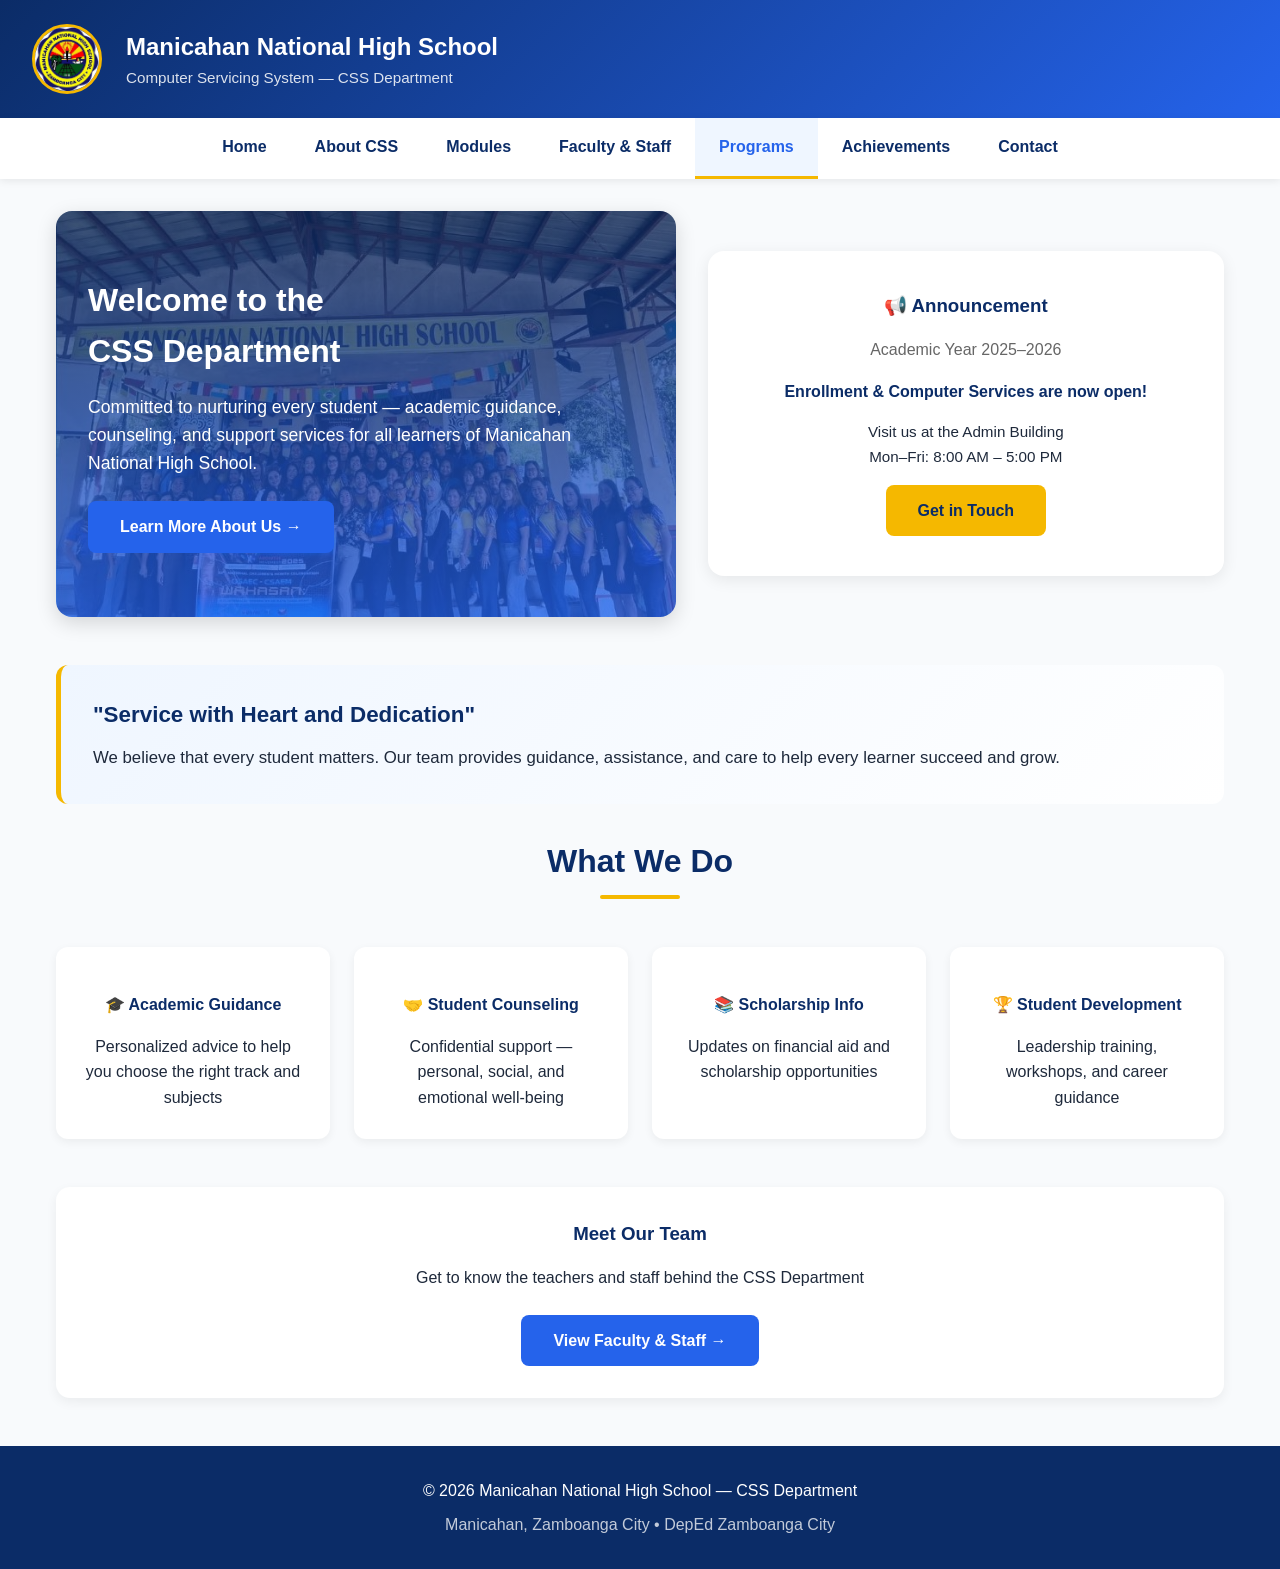
<file: index.html>
<!DOCTYPE html>
<html lang="en">
<head>
    <meta charset="UTF-8">
    <meta name="viewport" content="width=device-width, initial-scale=1.0">
    <title>CSS Department — Manicahan National High School</title>
    <link rel="stylesheet" href="style.css">
    <style>
        .hero {
            display: grid;
            grid-template-columns: 1.2fr 1fr;
            gap: 2rem;
            align-items: center;
            margin: 2rem 0 3rem;
        }
        .hero-banner {
            background: linear-gradient(rgba(11, 44, 103, 0.75), rgba(37, 99, 235, 0.75)), url('teachers.jpg') center/cover no-repeat;
            border-radius: 16px;
            padding: 4rem 2rem;
            color: white;
            box-shadow: 0 6px 20px rgba(0,0,0,0.15);
        }
        .hero-banner h2 { font-size: 2rem; margin-bottom: 1rem; }
        .hero-banner p { font-size: 1.1rem; max-width: 500px; }
        .hero-card {
            background: white;
            padding: 2.5rem;
            border-radius: 16px;
            box-shadow: 0 4px 16px rgba(0,0,0,0.08);
            text-align: center;
        }
        .hero-card h3 { color: var(--navy); margin-bottom: 1rem; }
        .features {
            display: grid;
            grid-template-columns: repeat(auto-fit, minmax(220px, 1fr));
            gap: 1.5rem;
            margin: 3rem 0;
        }
        .feat-box {
            background: white;
            padding: 1.8rem;
            border-radius: 12px;
            box-shadow: 0 3px 10px rgba(0,0,0,0.06);
            text-align: center;
            transition: transform 0.3s;
        }
        .feat-box:hover { transform: translateY(-5px); }
        .feat-box h4 { color: var(--navy); margin: 1rem 0; }
        .motto {
            background: linear-gradient(135deg, var(--light), #fff);
            border-left: 5px solid var(--gold);
            padding: 2rem;
            border-radius: 12px;
            margin: 2rem 0;
        }
        @media (max-width: 768px) {
            .hero { grid-template-columns: 1fr; }
        }
    </style>
</head>
<body>

<!-- HEADER -->
<header>
    <img src="logo.jpg" alt="School Logo" class="logo">
    <div class="brand">
        <h1>Manicahan National High School</h1>
        <p>Computer Servicing System — CSS Department</p>
    </div>
</header>

<!-- NAVIGATION -->
<nav>
    <ul>
 <li><a href="index.html">Home</a></li>
    <li><a href="about.html">About CSS</a></li>
    <li><a href="modules.html">Modules</a></li>   <!-- ✅ ADD THIS LINE -->
    <li><a href="faculty.html">Faculty & Staff</a></li>
    <li><a href="programs.html" class="active">Programs</a></li>
    <li><a href="achievements.html">Achievements</a></li>
    <li><a href="contact.html">Contact</a></li>
    </ul>
</nav>

<div class="container">
    <!-- HERO SECTION -->
    <div class="hero">
        <div class="hero-banner">
            <h2>Welcome to the <br>CSS Department</h2>
            <p>Committed to nurturing every student — academic guidance, counseling, and support services for all learners of Manicahan National High School.</p>
            <a href="about.html" class="btn" style="margin-top: 1.5rem;">Learn More About Us →</a>
        </div>
        <div class="hero-card">
            <h3>📢 Announcement</h3>
            <p style="color: #666; margin-bottom: 1rem;">Academic Year 2025–2026</p>
            <p style="font-weight: 600; color: var(--navy);">Enrollment & Computer Services are now open!</p>
            <p style="margin: 1rem 0; font-size: 0.95rem;">Visit us at the Admin Building<br>Mon–Fri: 8:00 AM – 5:00 PM</p>
            <a href="contact.html" class="btn btn-gold">Get in Touch</a>
        </div>
    </div>

    <!-- MOTTO -->
    <div class="motto">
        <h3 style="color: var(--navy); font-size: 1.4rem;">"Service with Heart and Dedication"</h3>
        <p style="margin-top: 0.8rem; font-size: 1.05rem;">We believe that every student matters. Our team provides guidance, assistance, and care to help every learner succeed and grow.</p>
    </div>

    <!-- FEATURES -->
    <h2 class="page-title">What We Do</h2>
    <div class="features">
        <div class="feat-box">
            <h4>🎓 Academic Guidance</h4>
            <p>Personalized advice to help you choose the right track and subjects</p>
        </div>
        <div class="feat-box">
            <h4>🤝 Student Counseling</h4>
            <p>Confidential support — personal, social, and emotional well-being</p>
        </div>
        <div class="feat-box">
            <h4>📚 Scholarship Info</h4>
            <p>Updates on financial aid and scholarship opportunities</p>
        </div>
        <div class="feat-box">
            <h4>🏆 Student Development</h4>
            <p>Leadership training, workshops, and career guidance</p>
        </div>
    </div>

    <!-- QUICK LINKS -->
    <div class="card" style="text-align: center; margin-top: 3rem;">
        <h3 style="color: var(--navy); margin-bottom: 1rem;">Meet Our Team</h3>
        <p style="margin-bottom: 1.5rem;">Get to know the teachers and staff behind the CSS Department</p>
        <a href="faculty.html" class="btn">View Faculty & Staff →</a>
    </div>
</div>

<footer>
    <p>© 2026 Manicahan National High School — CSS Department</p>
    <p style="margin-top: 0.5rem; opacity: 0.75;">Manicahan, Zamboanga City • DepEd Zamboanga City</p>
</footer>

</body>
</html>
</file>
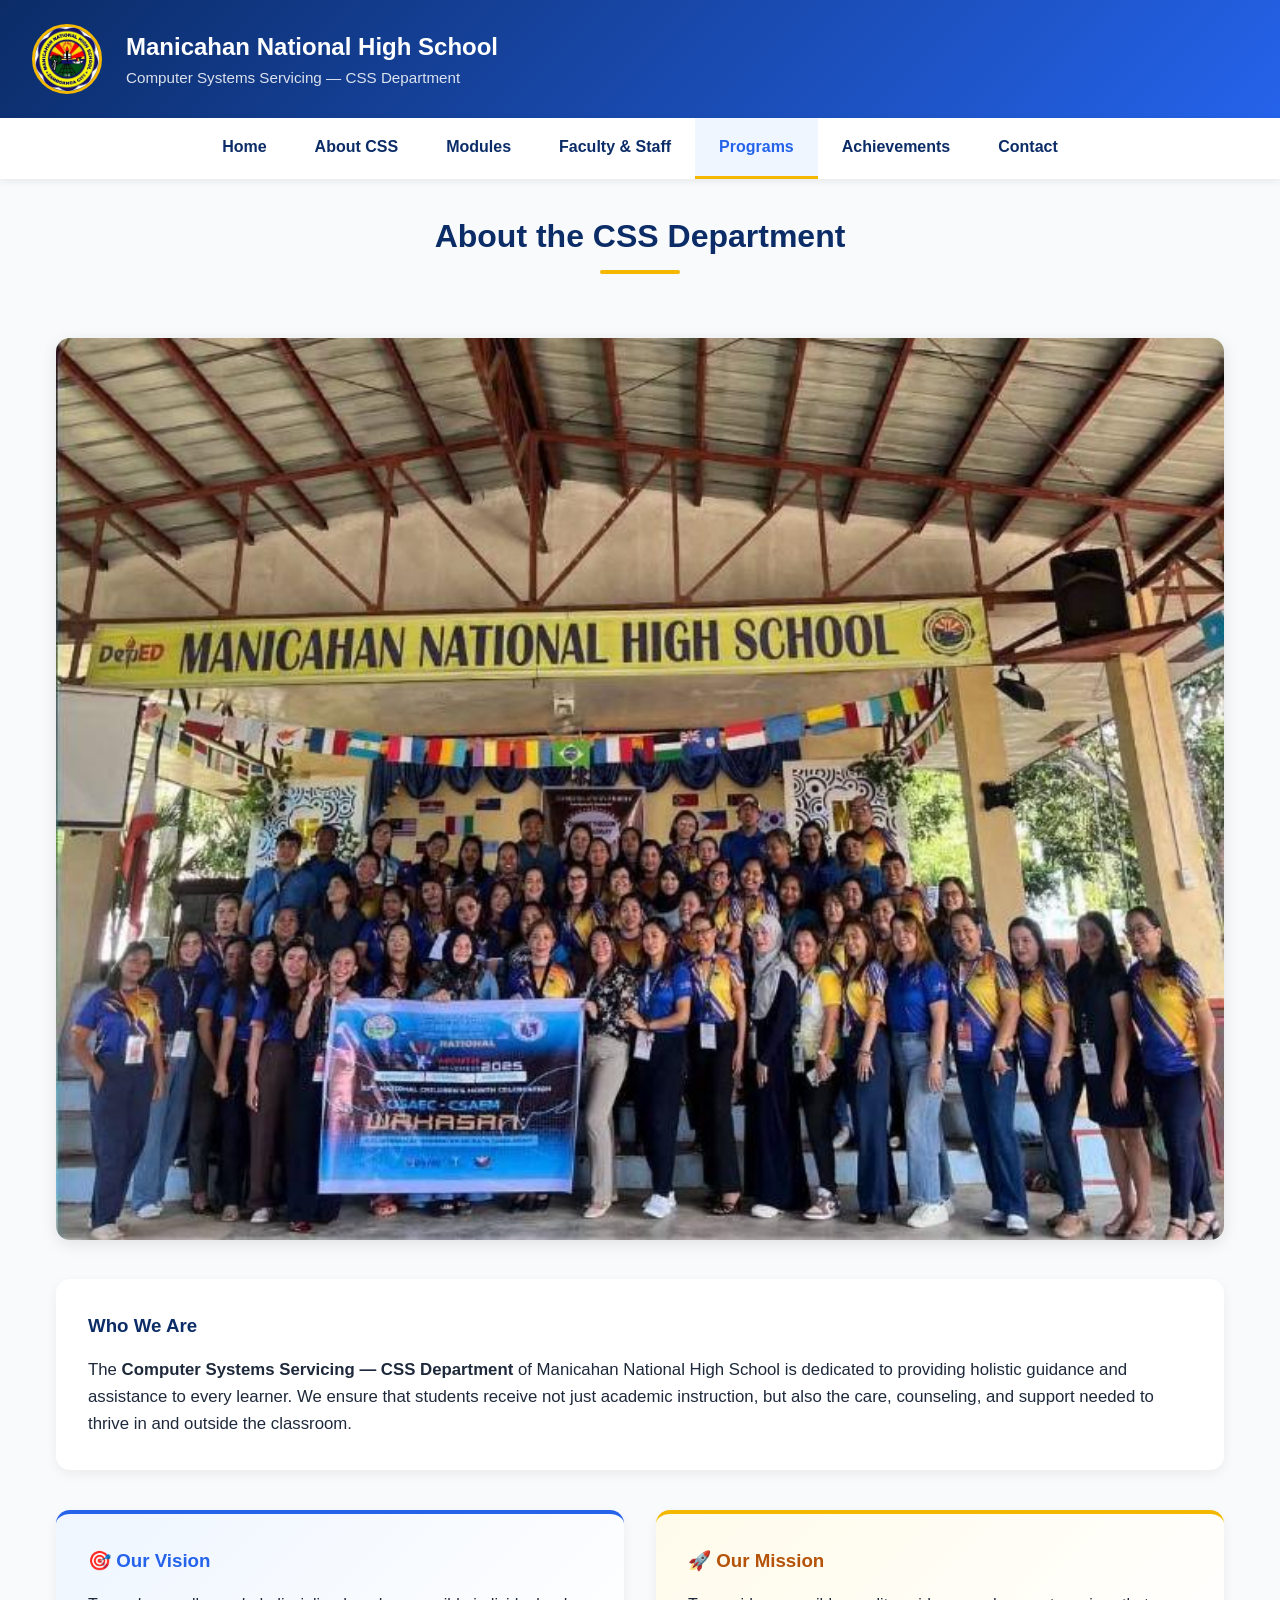
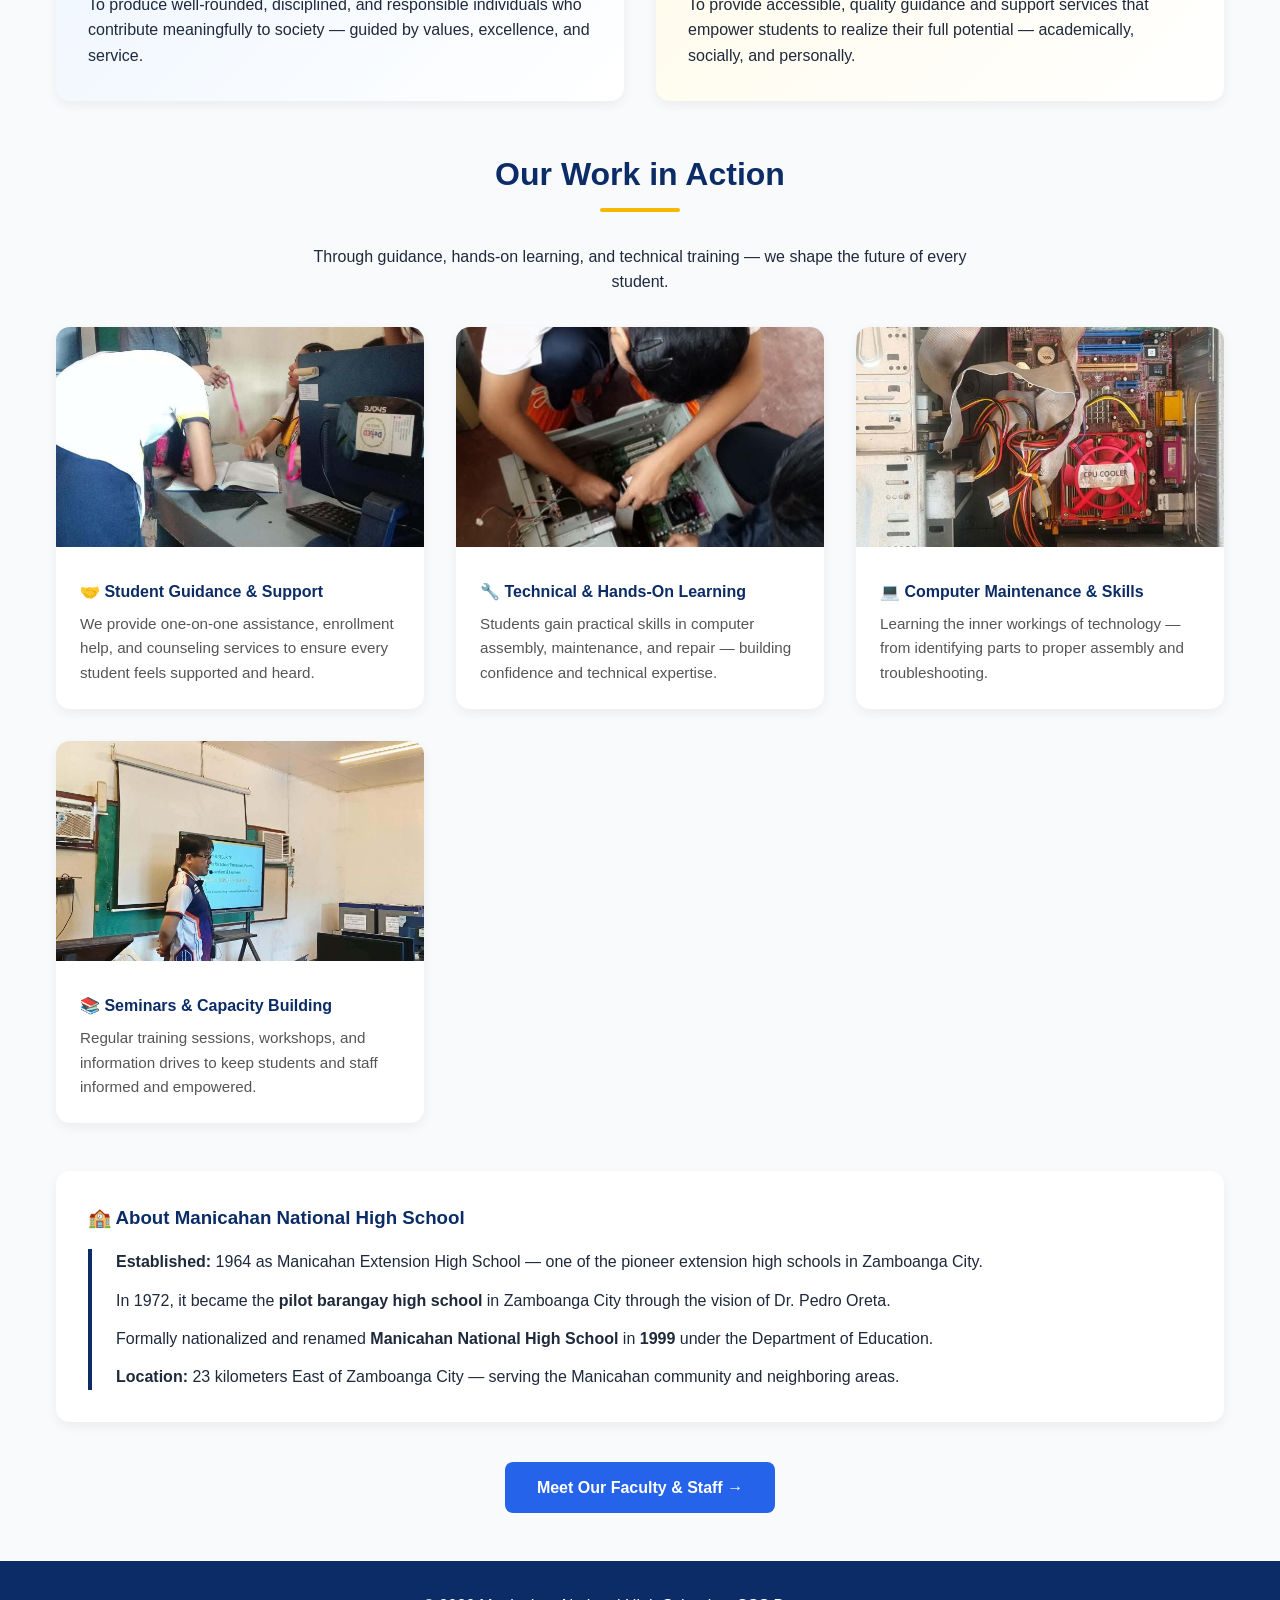
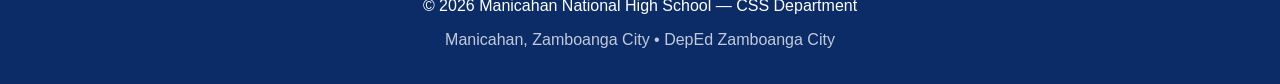
<file: about.html>
<!DOCTYPE html>
<html lang="en">
<head>
    <meta charset="UTF-8">
    <meta name="viewport" content="width=device-width, initial-scale=1.0">
    <title>About CSS — Manicahan National High School</title>
    <link rel="stylesheet" href="style.css">
    <style>
        .section-block { margin-bottom: 2.5rem; }
        .vision-mission {
            display: grid;
            grid-template-columns: repeat(auto-fit, minmax(300px, 1fr));
            gap: 2rem;
        }
        .vm-card {
            padding: 2rem;
            border-radius: 14px;
            box-shadow: 0 4px 12px rgba(0,0,0,0.06);
        }
        .vision { background: linear-gradient(135deg, #EFF6FF, #FFFFFF); border-top: 4px solid var(--sky); }
        .mission { background: linear-gradient(135deg, #FFFBEB, #FFFFFF); border-top: 4px solid var(--gold); }
        .history { border-left: 4px solid var(--navy); padding-left: 1.5rem; }

        /* New: Photo Gallery Section */
        .photo-section { margin: 3rem 0; }
        .photo-grid {
            display: grid;
            grid-template-columns: repeat(auto-fit, minmax(320px, 1fr));
            gap: 2rem;
        }
        .photo-card {
            background: white;
            border-radius: 14px;
            box-shadow: 0 4px 12px rgba(0,0,0,0.06);
            overflow: hidden;
            transition: transform 0.3s;
        }
        .photo-card:hover { transform: translateY(-5px); }
        .photo-card img {
            width: 100%;
            height: 220px;
            object-fit: cover;
        }
        .photo-text { padding: 1.5rem; }
        .photo-text h4 { color: var(--navy); margin-bottom: 0.5rem; }
        .photo-text p { color: #555; font-size: 0.95rem; }

        .feature-photo {
            width: 100%;
            border-radius: 14px;
            box-shadow: 0 4px 16px rgba(0,0,0,0.1);
            margin: 2rem 0;
        }
    </style>
</head>
<body>

<header>
    <img src="logo.jpg" alt="School Logo" class="logo">
    <div class="brand">
        <h1>Manicahan National High School</h1>
        <p>Computer Systems Servicing — CSS Department</p>
    </div>
</header>

<nav>
    <ul>
      <li><a href="index.html">Home</a></li>
    <li><a href="about.html">About CSS</a></li>
    <li><a href="modules.html">Modules</a></li>   <!-- ✅ ADD THIS LINE -->
    <li><a href="faculty.html">Faculty & Staff</a></li>
    <li><a href="programs.html" class="active">Programs</a></li>
    <li><a href="achievements.html">Achievements</a></li>
    <li><a href="contact.html">Contact</a></li>
    	</ul>
</nav>

<div class="container">
    <h2 class="page-title">About the CSS Department</h2>

    <!-- FEATURE IMAGE: Whole Faculty -->
    <img src="teachers.jpg" alt="CSS Faculty and Staff" class="feature-photo">

    <div class="card section-block">
        <h3 style="color: var(--navy); margin-bottom: 1rem;">Who We Are</h3>
        <p style="font-size: 1.05rem;">The <strong>Computer Systems Servicing — CSS Department</strong> of Manicahan National High School is dedicated to providing holistic guidance and assistance to every learner. We ensure that students receive not just academic instruction, but also the care, counseling, and support needed to thrive in and outside the classroom.</p>
    </div>

    <div class="vision-mission">
        <div class="vm-card vision">
            <h3 style="color: var(--sky); margin-bottom: 1rem;">🎯 Our Vision</h3>
            <p>To produce well-rounded, disciplined, and responsible individuals who contribute meaningfully to society — guided by values, excellence, and service.</p>
        </div>
        <div class="vm-card mission">
            <h3 style="color: #B45309; margin-bottom: 1rem;">🚀 Our Mission</h3>
            <p>To provide accessible, quality guidance and support services that empower students to realize their full potential — academically, socially, and personally.</p>
        </div>
    </div>

    <!-- 📸 PHOTO GALLERY SECTION -->
    <div class="photo-section">
        <h2 class="page-title">Our Work in Action</h2>
        <p style="text-align: center; max-width: 700px; margin: 0 auto 2rem;">Through guidance, hands-on learning, and technical training — we shape the future of every student.</p>

        <div class="photo-grid">
            <!-- Photo 1: Counseling & Assistance -->
            <div class="photo-card">
                <img src="css-counseling.jpg" alt="Student Guidance and Assistance">
                <div class="photo-text">
                    <h4>🤝 Student Guidance & Support</h4>
                    <p>We provide one-on-one assistance, enrollment help, and counseling services to ensure every student feels supported and heard.</p>
                </div>
            </div>

            <!-- Photo 2: Hands-On Hardware Training -->
            <div class="photo-card">
                <img src="css-hardware.jpg" alt="Students Assembling Computer">
                <div class="photo-text">
                    <h4>🔧 Technical & Hands-On Learning</h4>
                    <p>Students gain practical skills in computer assembly, maintenance, and repair — building confidence and technical expertise.</p>
                </div>
            </div>

            <!-- Photo 3: Computer Maintenance -->
            <div class="photo-card">
                <img src="css-inside.jpg" alt="Computer Hardware Components">
                <div class="photo-text">
                    <h4>💻 Computer Maintenance & Skills</h4>
                    <p>Learning the inner workings of technology — from identifying parts to proper assembly and troubleshooting.</p>
                </div>
            </div>

            <!-- Photo 4: Instruction & Training -->
            <div class="photo-card">
                <img src="css-teaching.jpg" alt="Teacher Conducting Seminar">
                <div class="photo-text">
                    <h4>📚 Seminars & Capacity Building</h4>
                    <p>Regular training sessions, workshops, and information drives to keep students and staff informed and empowered.</p>
                </div>
            </div>
        </div>
    </div>

    <!-- SCHOOL HISTORY -->
    <div class="card section-block" style="margin-top: 2.5rem;">
        <h3 style="color: var(--navy); margin-bottom: 1rem;">🏫 About Manicahan National High School</h3>
        <div class="history">
            <p><strong>Established:</strong> 1964 as Manicahan Extension High School — one of the pioneer extension high schools in Zamboanga City.</p>
            <p style="margin: 0.8rem 0;">In 1972, it became the <strong>pilot barangay high school</strong> in Zamboanga City through the vision of Dr. Pedro Oreta.</p>
            <p style="margin: 0.8rem 0;">Formally nationalized and renamed <strong>Manicahan National High School</strong> in <strong>1999</strong> under the Department of Education.</p>
            <p style="margin-top: 0.8rem;"><strong>Location:</strong> 23 kilometers East of Zamboanga City — serving the Manicahan community and neighboring areas.</p>
        </div>
    </div>

    <div style="text-align: center; margin-top: 2rem;">
        <a href="faculty.html" class="btn">Meet Our Faculty & Staff →</a>
    </div>
</div>

<footer>
    <p>© 2026 Manicahan National High School — CSS Department</p>
    <p style="margin-top: 0.5rem; opacity: 0.75;">Manicahan, Zamboanga City • DepEd Zamboanga City</p>
</footer>

</body>
</html>
</file>
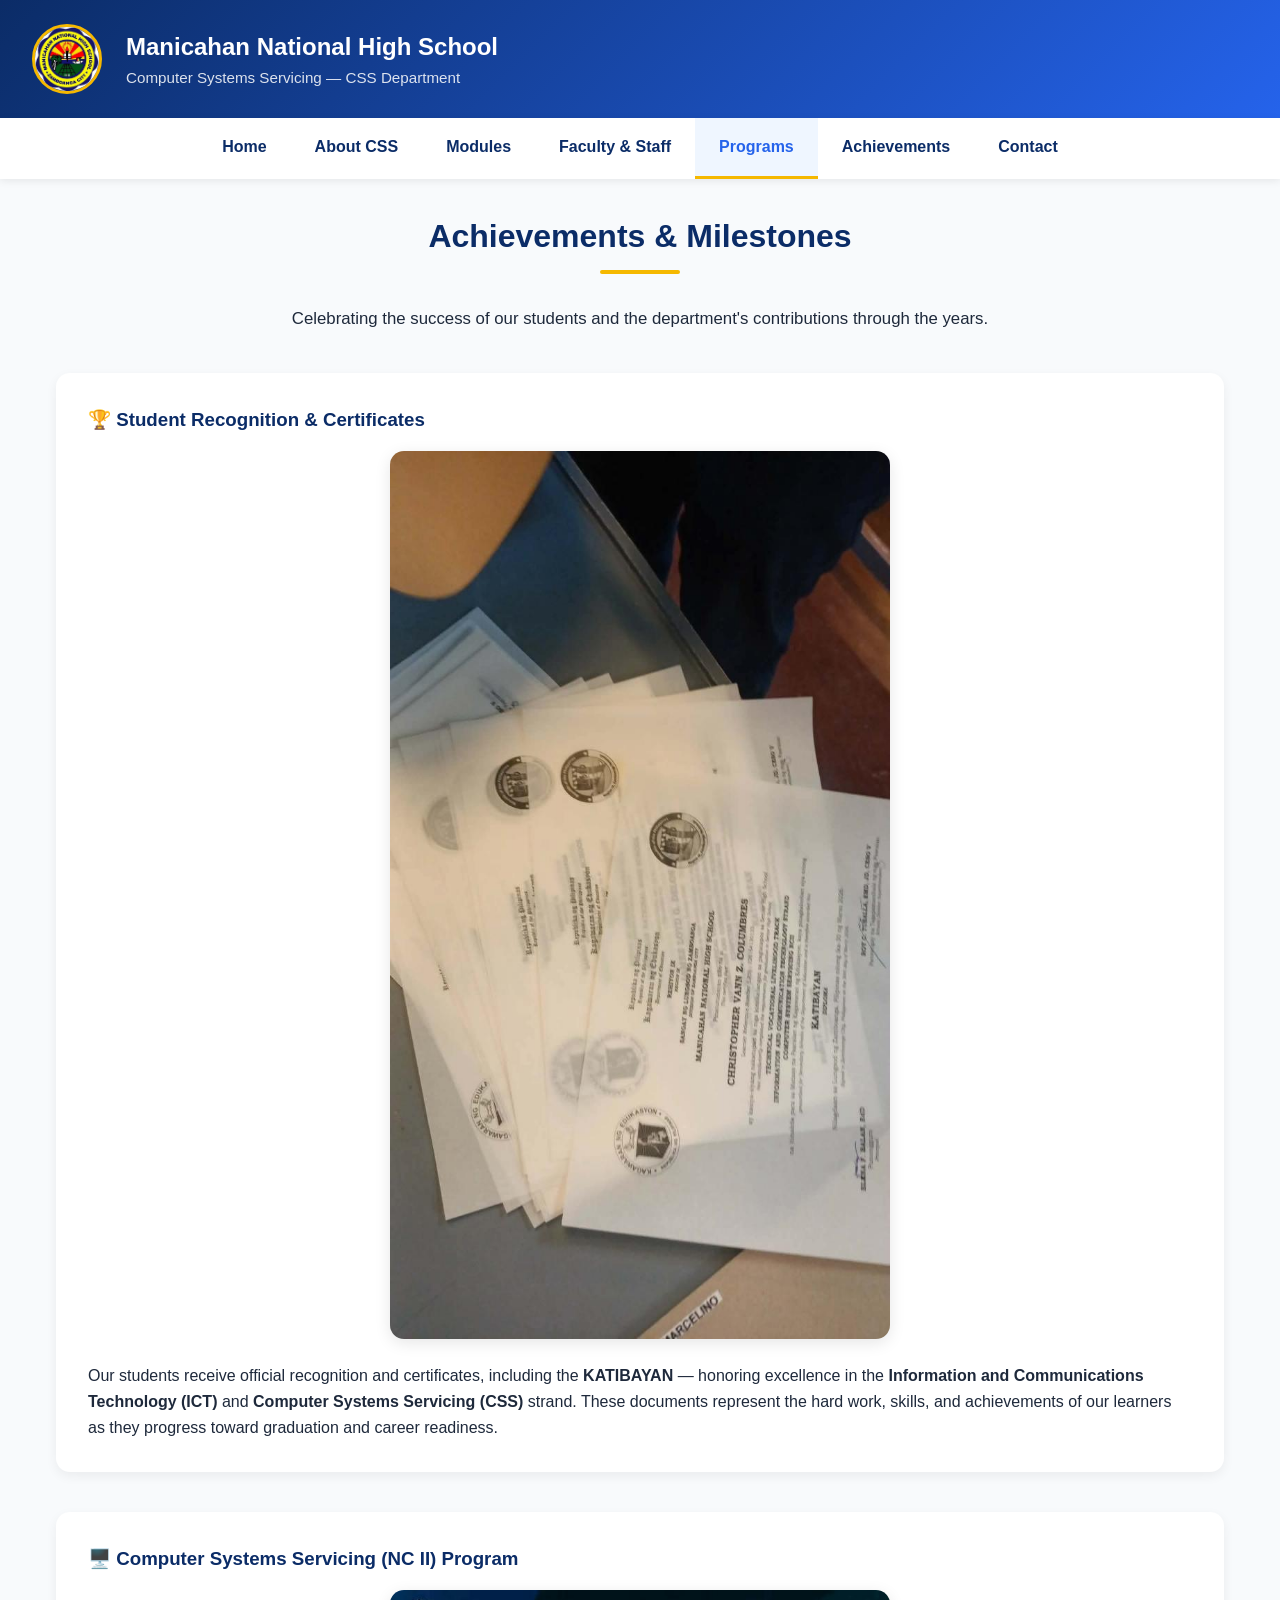
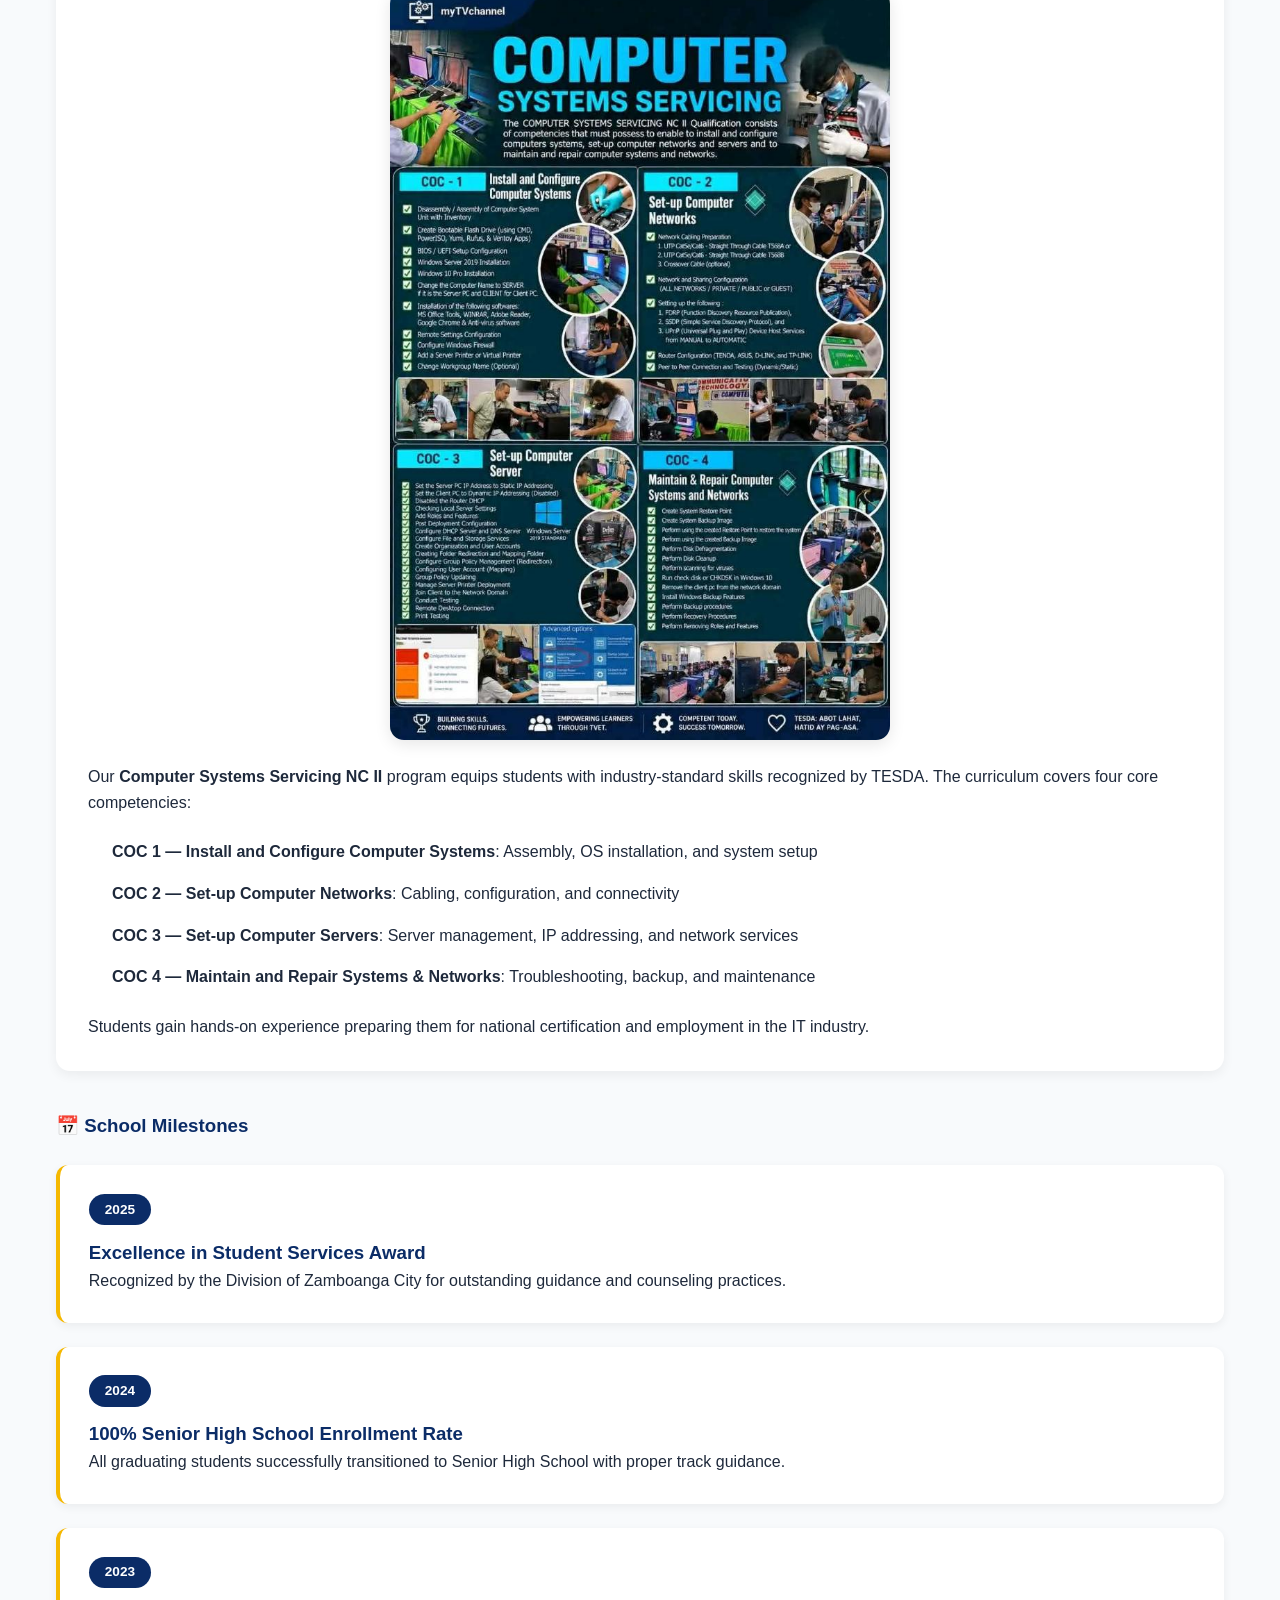
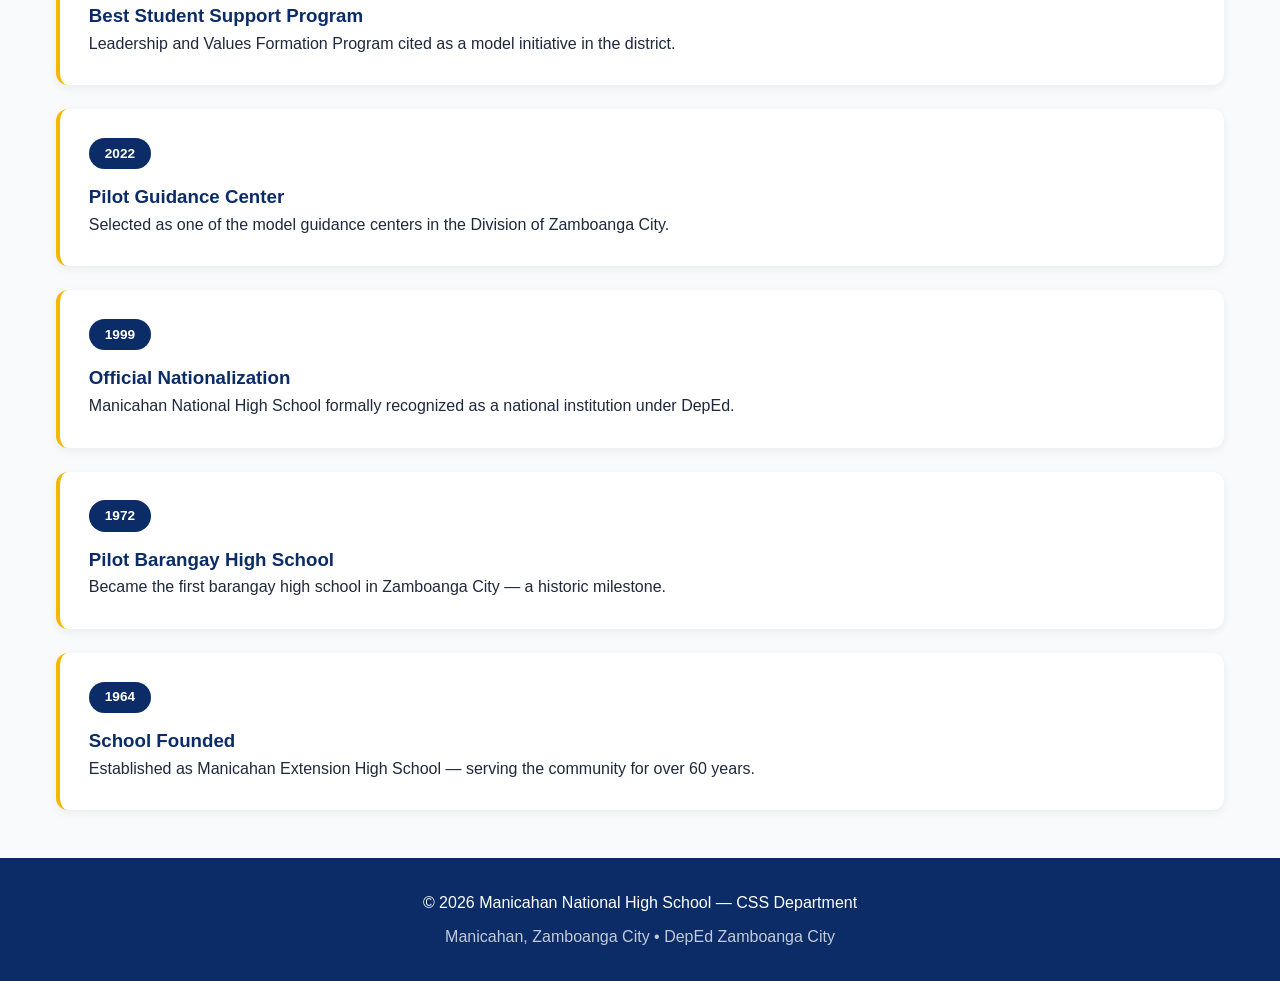
<file: achievements.html>
<!DOCTYPE html>
<html lang="en">
<head>
    <meta charset="UTF-8">
    <meta name="viewport" content="width=device-width, initial-scale=1.0">
    <title>Achievements — CSS Department</title>
    <link rel="stylesheet" href="style.css">
    <style>
        .achievement-list {
            display: flex;
            flex-direction: column;
            gap: 1.5rem;
        }
        .achievement-item {
            background: white;
            padding: 1.8rem;
            border-radius: 12px;
            box-shadow: 0 3px 10px rgba(0,0,0,0.06);
            border-left: 4px solid var(--gold);
        }
        .year-tag {
            display: inline-block;
            background: var(--navy);
            color: white;
            padding: 0.3rem 1rem;
            border-radius: 20px;
            font-size: 0.85rem;
            font-weight: 600;
            margin-bottom: 0.8rem;
        }
        /* Resized images — same as About CSS page */
        .feature-img {
            width: 100%;
            max-width: 500px;
            height: auto;
            border-radius: 14px;
            box-shadow: 0 4px 16px rgba(0,0,0,0.1);
            margin: 1rem auto 1.5rem;
            display: block;
        }
        .photo-block {
            background: white;
            padding: 2rem;
            border-radius: 14px;
            box-shadow: 0 4px 12px rgba(0,0,0,0.06);
            margin-bottom: 2.5rem;
            text-align: center;
        }
        .photo-block h3 { 
            color: var(--navy); 
            margin-bottom: 0.5rem; 
            text-align: left;
        }
        .photo-block p, .photo-block ul {
            text-align: left;
        }
    </style>
</head>
<body>

<header>
    <img src="logo.jpg" alt="School Logo" class="logo">
    <div class="brand">
        <h1>Manicahan National High School</h1>
        <p>Computer Systems Servicing — CSS Department</p>
    </div>
</header>

<nav>
    <ul>
        <li><a href="index.html">Home</a></li>
    <li><a href="about.html">About CSS</a></li>
    <li><a href="modules.html">Modules</a></li>   <!-- ✅ ADD THIS LINE -->
    <li><a href="faculty.html">Faculty & Staff</a></li>
    <li><a href="programs.html" class="active">Programs</a></li>
    <li><a href="achievements.html">Achievements</a></li>
    <li><a href="contact.html">Contact</a></li>
    	</ul>
</nav>

<div class="container">
    <h2 class="page-title">Achievements & Milestones</h2>

    <p style="text-align: center; max-width: 700px; margin: 0 auto 2.5rem; font-size: 1.05rem;">
        Celebrating the success of our students and the department's contributions through the years.
    </p>

    <!-- 📜 CERTIFICATES & RECOGNITION -->
    <div class="photo-block">
        <h3>🏆 Student Recognition & Certificates</h3>
        <img src="css-certificates.jpg" alt="KATIBAYAN Certificates and Recognition" class="feature-img">
        <p>Our students receive official recognition and certificates, including the <strong>KATIBAYAN</strong> — honoring excellence in the <strong>Information and Communications Technology (ICT)</strong> and <strong>Computer Systems Servicing (CSS)</strong> strand. These documents represent the hard work, skills, and achievements of our learners as they progress toward graduation and career readiness.</p>
    </div>

    <!-- 🖥️ COMPUTER SYSTEMS SERVICING PROGRAM -->
    <div class="photo-block">
        <h3>🖥️ Computer Systems Servicing (NC II) Program</h3>
        <img src="css-css-poster.jpg" alt="Computer Systems Servicing NC II Curriculum" class="feature-img">
        <p>Our <strong>Computer Systems Servicing NC II</strong> program equips students with industry-standard skills recognized by TESDA. The curriculum covers four core competencies:</p>
        <ul style="margin: 1rem 0; padding-left: 1.5rem;">
            <li style="padding: 0.5rem 0;"><strong>COC 1 — Install and Configure Computer Systems</strong>: Assembly, OS installation, and system setup</li>
            <li style="padding: 0.5rem 0;"><strong>COC 2 — Set-up Computer Networks</strong>: Cabling, configuration, and connectivity</li>
            <li style="padding: 0.5rem 0;"><strong>COC 3 — Set-up Computer Servers</strong>: Server management, IP addressing, and network services</li>
            <li style="padding: 0.5rem 0;"><strong>COC 4 — Maintain and Repair Systems & Networks</strong>: Troubleshooting, backup, and maintenance</li>
        </ul>
        <p>Students gain hands-on experience preparing them for national certification and employment in the IT industry.</p>
    </div>

    <!-- TIMELINE / MILESTONES -->
    <h3 style="color: var(--navy); margin-bottom: 1.5rem;">📅 School Milestones</h3>
    <div class="achievement-list">
        <div class="achievement-item">
            <span class="year-tag">2025</span>
            <h3 style="color: var(--navy);">Excellence in Student Services Award</h3>
            <p>Recognized by the Division of Zamboanga City for outstanding guidance and counseling practices.</p>
        </div>

        <div class="achievement-item">
            <span class="year-tag">2024</span>
            <h3 style="color: var(--navy);">100% Senior High School Enrollment Rate</h3>
            <p>All graduating students successfully transitioned to Senior High School with proper track guidance.</p>
        </div>

        <div class="achievement-item">
            <span class="year-tag">2023</span>
            <h3 style="color: var(--navy);">Best Student Support Program</h3>
            <p>Leadership and Values Formation Program cited as a model initiative in the district.</p>
        </div>

        <div class="achievement-item">
            <span class="year-tag">2022</span>
            <h3 style="color: var(--navy);">Pilot Guidance Center</h3>
            <p>Selected as one of the model guidance centers in the Division of Zamboanga City.</p>
        </div>

        <div class="achievement-item">
            <span class="year-tag">1999</span>
            <h3 style="color: var(--navy);">Official Nationalization</h3>
            <p>Manicahan National High School formally recognized as a national institution under DepEd.</p>
        </div>

        <div class="achievement-item">
            <span class="year-tag">1972</span>
            <h3 style="color: var(--navy);">Pilot Barangay High School</h3>
            <p>Became the first barangay high school in Zamboanga City — a historic milestone.</p>
        </div>

        <div class="achievement-item">
            <span class="year-tag">1964</span>
            <h3 style="color: var(--navy);">School Founded</h3>
            <p>Established as Manicahan Extension High School — serving the community for over 60 years.</p>
        </div>
    </div>
</div>

<footer>
    <p>© 2026 Manicahan National High School — CSS Department</p>
    <p style="margin-top: 0.5rem; opacity: 0.75;">Manicahan, Zamboanga City • DepEd Zamboanga City</p>
</footer>

</body>
</html>
</file>
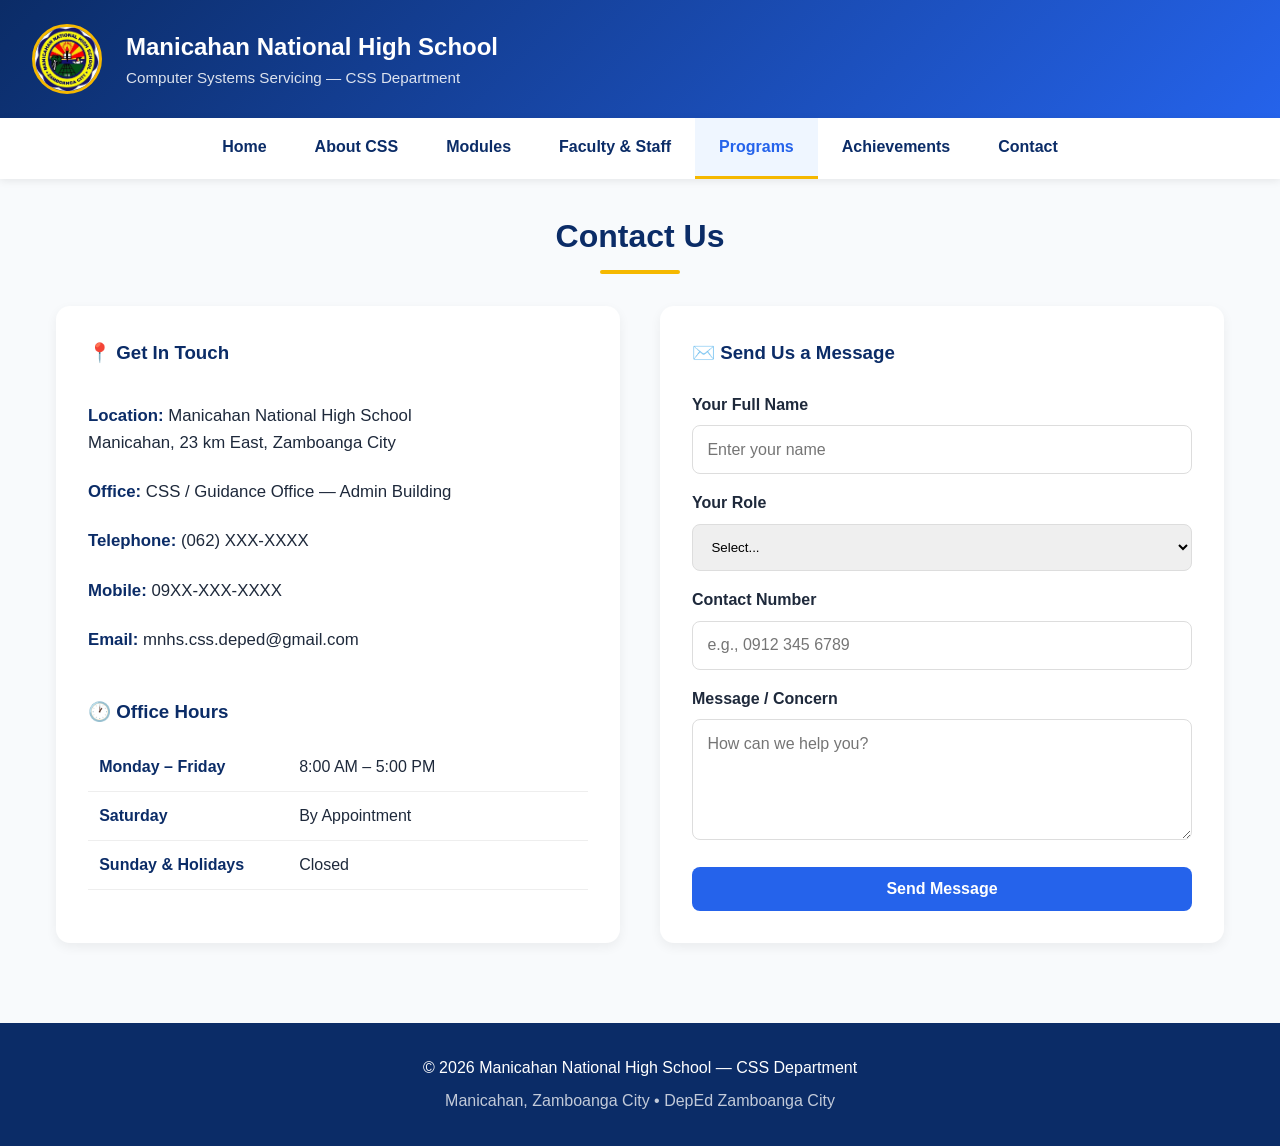
<file: contact.html>
<!DOCTYPE html>
<html lang="en">
<head>
    <meta charset="UTF-8">
    <meta name="viewport" content="width=device-width, initial-scale=1.0">
    <title>Contact — CSS Department</title>
    <link rel="stylesheet" href="style.css">
    <style>
        .contact-grid {
            display: grid;
            grid-template-columns: repeat(auto-fit, minmax(300px, 1fr));
            gap: 2.5rem;
        }
        .contact-info p { padding: 0.7rem 0; font-size: 1.05rem; }
        .contact-info strong { color: var(--navy); }
        form label { display: block; margin-top: 1rem; font-weight: 600; }
        input, textarea {
            width: 100%;
            padding: 0.9rem;
            margin-top: 0.5rem;
            border: 1px solid #ddd;
            border-radius: 8px;
            font-size: 1rem;
        }
        button[type="submit"] { margin-top: 1.2rem; width: 100%; border: none; cursor: pointer; font-size: 1rem; }
        .hours-table { width: 100%; margin-top: 1rem; border-collapse: collapse; }
        .hours-table td { padding: 0.7rem; border-bottom: 1px solid #eee; }
        .hours-table td:first-child { font-weight: 600; color: var(--navy); width: 40%; }
    </style>
</head>
<body>

<header>
    <img src="logo.jpg" alt="School Logo" class="logo">
    <div class="brand">
        <h1>Manicahan National High School</h1>
        <p>Computer Systems Servicing — CSS Department</p>
    </div>
</header>

<nav>
    <ul>
        <li><a href="index.html">Home</a></li>
    <li><a href="about.html">About CSS</a></li>
    <li><a href="modules.html">Modules</a></li>   <!-- ✅ ADD THIS LINE -->
    <li><a href="faculty.html">Faculty & Staff</a></li>
    <li><a href="programs.html" class="active">Programs</a></li>
    <li><a href="achievements.html">Achievements</a></li>
    <li><a href="contact.html">Contact</a></li>
    	</ul>
</nav>

<div class="container">
    <h2 class="page-title">Contact Us</h2>

    <div class="contact-grid">
        <div class="card contact-info">
            <h3 style="color: var(--navy); margin-bottom: 1.5rem;">📍 Get In Touch</h3>
            <p><strong>Location:</strong> Manicahan National High School<br>Manicahan, 23 km East, Zamboanga City</p>
            <p><strong>Office:</strong> CSS / Guidance Office — Admin Building</p>
            <p><strong>Telephone:</strong> (062) XXX-XXXX</p>
            <p><strong>Mobile:</strong> 09XX-XXX-XXXX</p>
            <p><strong>Email:</strong> mnhs.css.deped@gmail.com</p>

            <h3 style="color: var(--navy); margin: 2rem 0 1rem;">🕐 Office Hours</h3>
            <table class="hours-table">
                <tr><td>Monday – Friday</td><td>8:00 AM – 5:00 PM</td></tr>
                <tr><td>Saturday</td><td>By Appointment</td></tr>
                <tr><td>Sunday & Holidays</td><td>Closed</td></tr>
            </table>
        </div>

        <div class="card">
            <h3 style="color: var(--navy); margin-bottom: 1.5rem;">✉️ Send Us a Message</h3>
            <form onsubmit="alert('✅ Message sent! We will get back to you soon.'); return false;">
                <label>Your Full Name</label>
                <input type="text" required placeholder="Enter your name">

                <label>Your Role</label>
                <select required style="width: 100%; padding: 0.9rem; margin-top: 0.5rem; border: 1px solid #ddd; border-radius: 8px;">
                    <option value="">Select...</option>
                    <option>Student</option>
                    <option>Parent / Guardian</option>
                    <option>Teacher / Staff</option>
                    <option>Visitor / Other</option>
                </select>

                <label>Contact Number</label>
                <input type="tel" required placeholder="e.g., 0912 345 6789">

                <label>Message / Concern</label>
                <textarea rows="5" placeholder="How can we help you?"></textarea>

                <button type="submit" class="btn">Send Message</button>
            </form>
        </div>
    </div>
</div>

<footer>
    <p>© 2026 Manicahan National High School — CSS Department</p>
    <p style="margin-top: 0.5rem; opacity: 0.75;">Manicahan, Zamboanga City • DepEd Zamboanga City</p>
</footer>

</body>
</html>
</file>
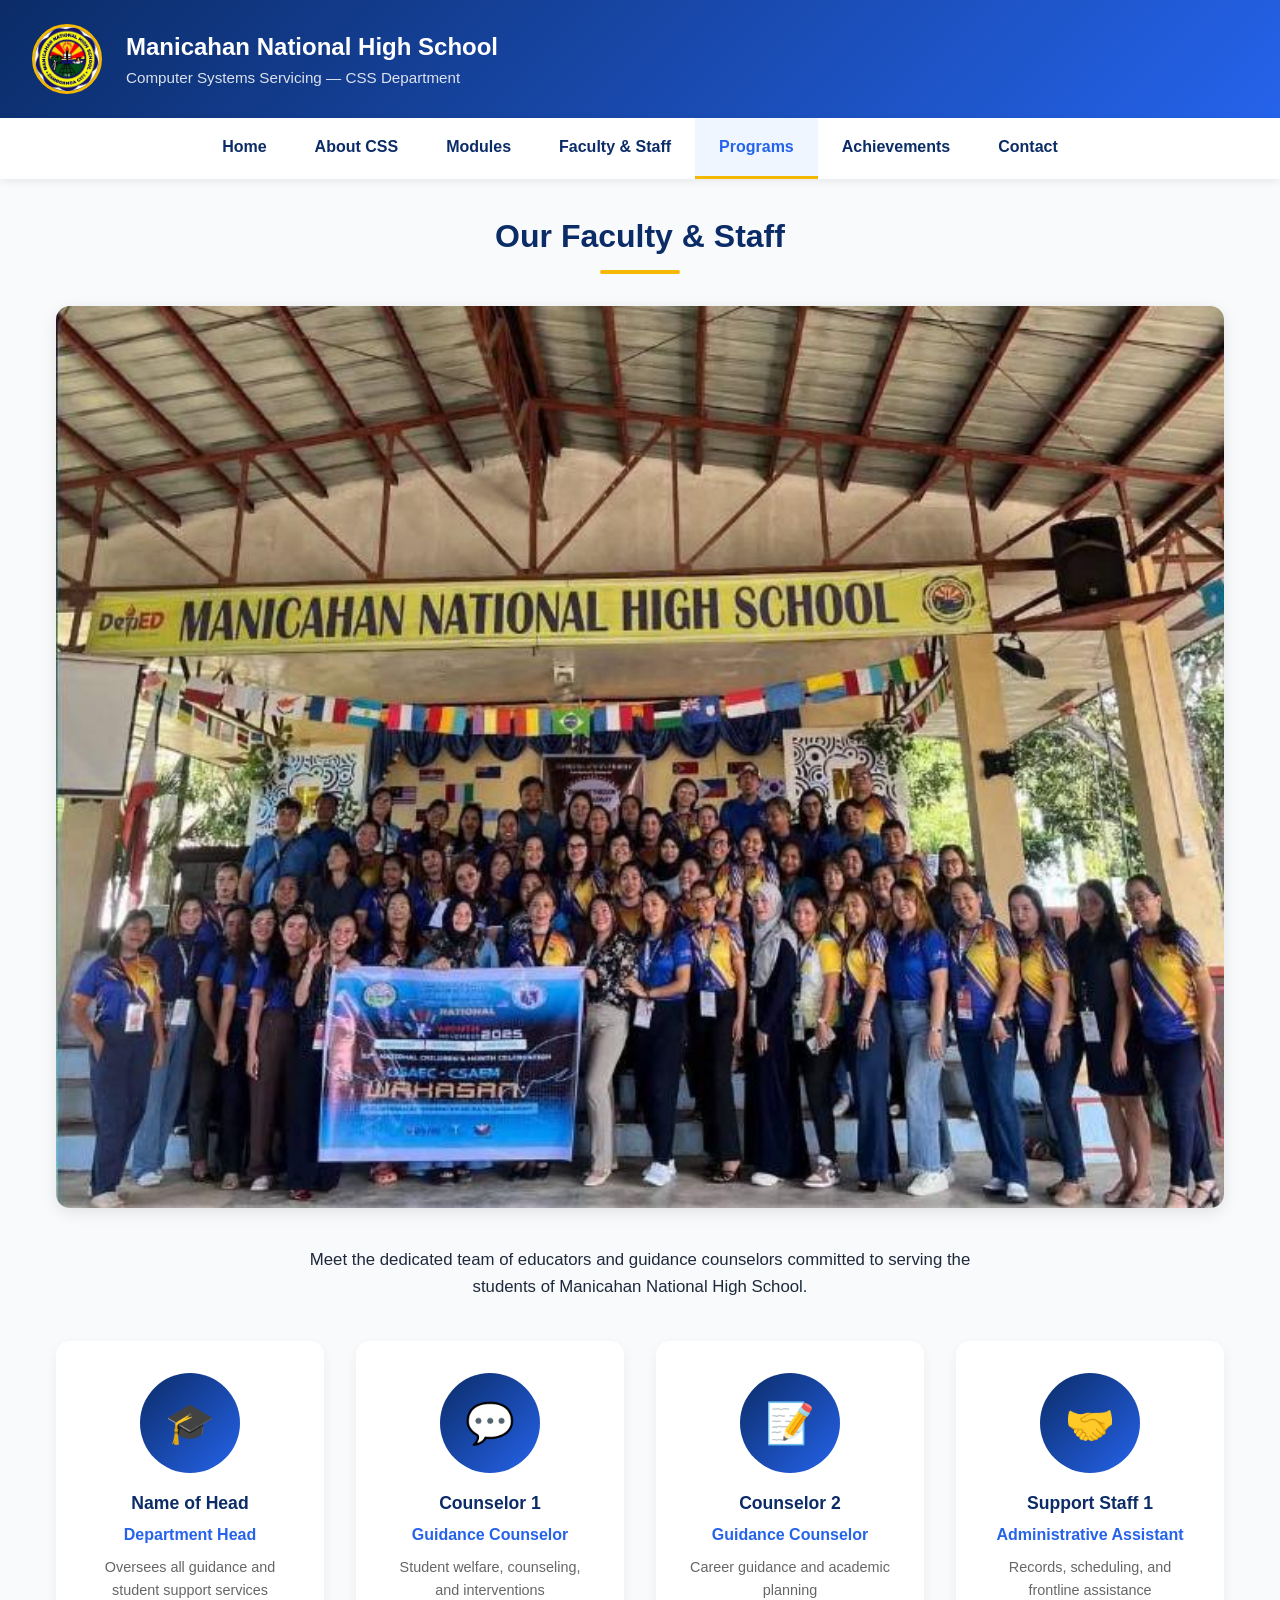
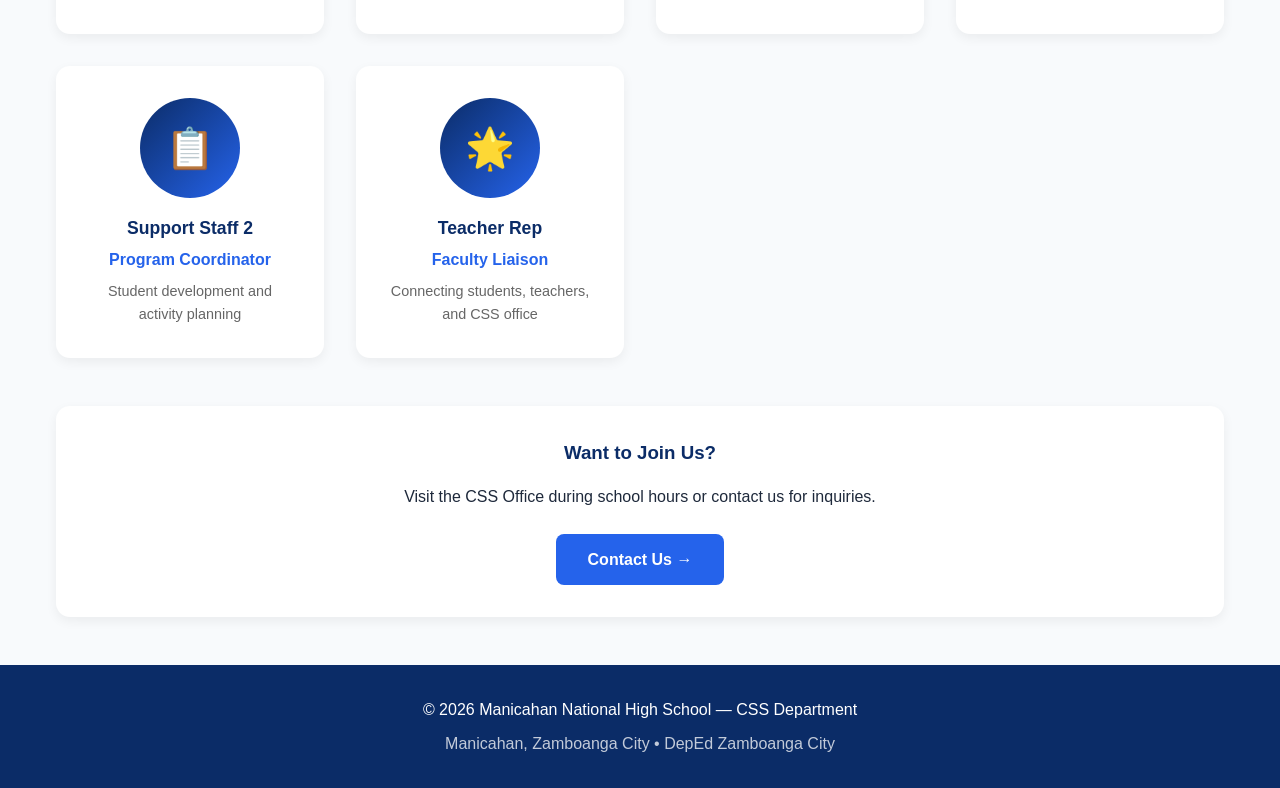
<file: faculty.html>
<!DOCTYPE html>
<html lang="en">
<head>
    <meta charset="UTF-8">
    <meta name="viewport" content="width=device-width, initial-scale=1.0">
    <title>Faculty & Staff — CSS Department</title>
    <link rel="stylesheet" href="style.css">
    <style>
        .team-photo {
            width: 100%;
            border-radius: 14px;
            box-shadow: 0 4px 16px rgba(0,0,0,0.1);
            margin-bottom: 2rem;
        }
        .staff-grid {
            display: grid;
            grid-template-columns: repeat(auto-fit, minmax(250px, 1fr));
            gap: 2rem;
        }
        .staff-card {
            background: white;
            padding: 2rem;
            border-radius: 14px;
            box-shadow: 0 4px 12px rgba(0,0,0,0.06);
            text-align: center;
            transition: transform 0.3s;
        }
        .staff-card:hover { transform: translateY(-5px); }
        .staff-avatar {
            width: 100px;
            height: 100px;
            border-radius: 50%;
            background: linear-gradient(135deg, var(--navy), var(--sky));
            display: flex;
            align-items: center;
            justify-content: center;
            color: white;
            font-size: 2.5rem;
            margin: 0 auto 1rem;
        }
        .staff-name { font-weight: 700; color: var(--navy); font-size: 1.1rem; }
        .staff-role { color: var(--sky); font-weight: 600; margin: 0.3rem 0; }
        .staff-desc { font-size: 0.9rem; color: #666; margin-top: 0.5rem; }
    </style>
</head>
<body>

<header>
    <img src="logo.jpg" alt="School Logo" class="logo">
    <div class="brand">
        <h1>Manicahan National High School</h1>
        <p>Computer Systems Servicing — CSS Department</p>
    </div>
</header>

<nav>
    <ul>
        <li><a href="index.html">Home</a></li>
    <li><a href="about.html">About CSS</a></li>
    <li><a href="modules.html">Modules</a></li>   <!-- ✅ ADD THIS LINE -->
    <li><a href="faculty.html">Faculty & Staff</a></li>
    <li><a href="programs.html" class="active">Programs</a></li>
    <li><a href="achievements.html">Achievements</a></li>
    <li><a href="contact.html">Contact</a></li>
    </ul>
</nav>

<div class="container">
    <h2 class="page-title">Our Faculty & Staff</h2>

    <img src="teachers.jpg" alt="CSS Faculty and Staff" class="team-photo">

    <p style="text-align: center; max-width: 700px; margin: 0 auto 2.5rem; font-size: 1.05rem;">
        Meet the dedicated team of educators and guidance counselors committed to serving the students of Manicahan National High School.
    </p>

    <div class="staff-grid">
        <div class="staff-card">
            <div class="staff-avatar">🎓</div>
            <p class="staff-name">Name of Head</p>
            <p class="staff-role">Department Head</p>
            <p class="staff-desc">Oversees all guidance and student support services</p>
        </div>
        <div class="staff-card">
            <div class="staff-avatar">💬</div>
            <p class="staff-name">Counselor 1</p>
            <p class="staff-role">Guidance Counselor</p>
            <p class="staff-desc">Student welfare, counseling, and interventions</p>
        </div>
        <div class="staff-card">
            <div class="staff-avatar">📝</div>
            <p class="staff-name">Counselor 2</p>
            <p class="staff-role">Guidance Counselor</p>
            <p class="staff-desc">Career guidance and academic planning</p>
        </div>
        <div class="staff-card">
            <div class="staff-avatar">🤝</div>
            <p class="staff-name">Support Staff 1</p>
            <p class="staff-role">Administrative Assistant</p>
            <p class="staff-desc">Records, scheduling, and frontline assistance</p>
        </div>
        <div class="staff-card">
            <div class="staff-avatar">📋</div>
            <p class="staff-name">Support Staff 2</p>
            <p class="staff-role">Program Coordinator</p>
            <p class="staff-desc">Student development and activity planning</p>
        </div>
        <div class="staff-card">
            <div class="staff-avatar">🌟</div>
            <p class="staff-name">Teacher Rep</p>
            <p class="staff-role">Faculty Liaison</p>
            <p class="staff-desc">Connecting students, teachers, and CSS office</p>
        </div>
    </div>

    <div class="card" style="text-align: center; margin-top: 3rem;">
        <h3 style="color: var(--navy); margin-bottom: 1rem;">Want to Join Us?</h3>
        <p style="margin-bottom: 1.5rem;">Visit the CSS Office during school hours or contact us for inquiries.</p>
        <a href="contact.html" class="btn">Contact Us →</a>
    </div>
</div>

<footer>
    <p>© 2026 Manicahan National High School — CSS Department</p>
    <p style="margin-top: 0.5rem; opacity: 0.75;">Manicahan, Zamboanga City • DepEd Zamboanga City</p>
</footer>

</body>
</html>
</file>
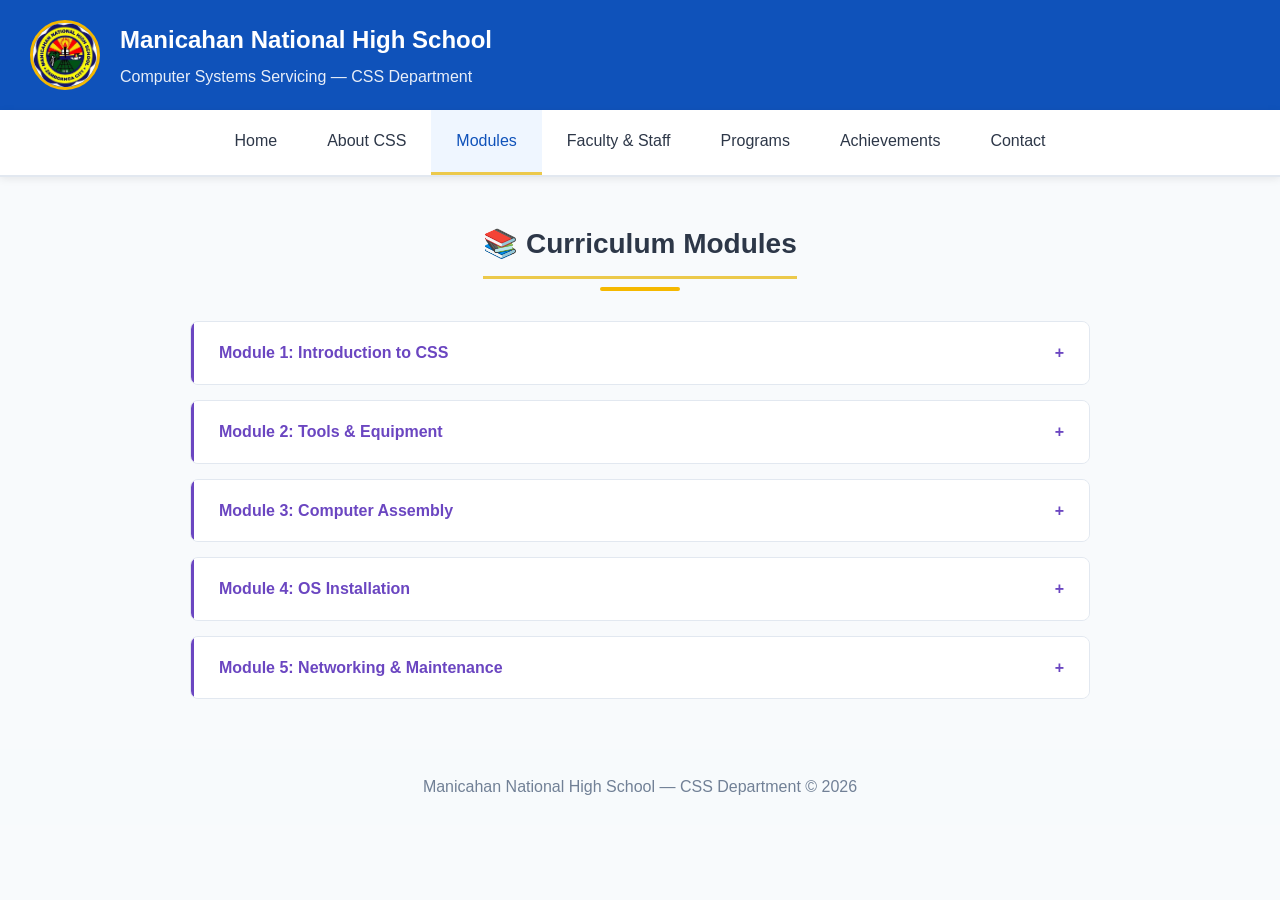
<file: modules.html>
<!DOCTYPE html>
<html lang="en">
<head>
    <meta charset="UTF-8">
    <meta name="viewport" content="width=device-width, initial-scale=1.0">
    <title>Manicahan National High School | CSS Department</title>
    <link rel="stylesheet" href="style.css">
    <style>
        /* Matches your Home page blue header */
        .top-header {
            background: #0f52ba;
            color: white;
            padding: 20px 30px;
            display: flex;
            align-items: center;
            gap: 20px;
        }
        .top-header .logo {
            height: 70px;
            width: auto;
        }
        .top-header .school-name h1 {
            margin: 0;
            font-size: 24px;
        }
        .top-header .school-name p {
            margin: 5px 0 0;
            opacity: 0.9;
        }
        .page-title {
            text-align: center;
            margin: 40px 0 30px;
        }
        .page-title h2 {
            font-size: 28px;
            color: #2d3748;
            display: inline-block;
            border-bottom: 3px solid #ecc94b;
            padding-bottom: 10px;
        }
        .module-item {
            max-width: 900px;
            margin: 0 auto 15px;
            border: 1px solid #e2e8f0;
            border-radius: 8px;
            overflow: hidden;
        }
        .module-header {
            padding: 18px 25px;
            background: #fff;
            cursor: pointer;
            display: flex;
            justify-content: space-between;
            align-items: center;
            font-weight: 600;
            color: #6b46c1;
            border-left: 3px solid #6b46c1;
        }
        .module-header:hover {
            background: #f7fafc;
        }
        .module-content {
            padding: 0 25px 20px;
            display: none;
            border-top: 1px solid #eee;
            background: #fafafa;
        }
        .module-content.show {
            display: block;
        }
        .pdf-link {
            display: inline-block;
            margin-top: 12px;
            padding: 10px 20px;
            background: #0f52ba;
            color: white;
            text-decoration: none;
            border-radius: 5px;
        }
        .pdf-link:hover {
            background: #0d45a8;
        }
        nav {
            background: #fff;
            border-bottom: 2px solid #e2e8f0;
            padding: 0;
        }
        nav ul {
            list-style: none;
            margin: 0;
            padding: 0;
            display: flex;
            justify-content: center;
        }
        nav ul li {
            padding: 0;
        }
        nav ul li a {
            display: block;
            padding: 18px 25px;
            text-decoration: none;
            color: #2d3748;
            font-weight: 500;
            border-bottom: 3px solid transparent;
        }
        nav ul li a:hover, nav ul li a.active {
            border-bottom: 3px solid #ecc94b;
            color: #0f52ba;
        }
    </style>
</head>
<body>

<!-- ✅ BLUE HEADER — SAME AS HOME PAGE -->
<div class="top-header">
    <img src="logo.jpg" alt="School Logo" class="logo">
    <div class="school-name">
        <h1>Manicahan National High School</h1>
        <p>Computer Systems Servicing — CSS Department</p>
    </div>
</div>

<!-- ✅ NAVIGATION — SAME AS HOME PAGE -->
<nav>
    <ul>
        <li><a href="index.html">Home</a></li>
        <li><a href="about.html">About CSS</a></li>
        <li><a href="modules.html" class="active">Modules</a></li>
        <li><a href="faculty.html">Faculty & Staff</a></li>
        <li><a href="programs.html">Programs</a></li>
        <li><a href="achievements.html">Achievements</a></li>
        <li><a href="contact.html">Contact</a></li>
    </ul>
</nav>

<!-- ✅ PAGE CONTENT -->
<div class="container">
    <div class="page-title">
        <h2>📚 Curriculum Modules</h2>
    </div>

    <!-- MODULE 1 -->
    <div class="module-item">
        <div class="module-header" onclick="toggleModule(1)">
            Module 1: Introduction to CSS
            <span id="icon1">+</span>
        </div>
        <div class="module-content" id="content1">
            <p><strong>Overview:</strong> Introduction to Computer Systems Servicing, career paths, TESDA NC II certification, and workplace safety practices.</p>
            <a href="module-1.pdf" class="pdf-link" target="_blank">📄 View Full Module (PDF)</a>
        </div>
    </div>

    <!-- MODULE 2 -->
    <div class="module-item">
        <div class="module-header" onclick="toggleModule(2)">
            Module 2: Tools & Equipment
            <span id="icon2">+</span>
        </div>
        <div class="module-content" id="content2">
            <p><strong>Overview:</strong> Identification, proper use, care, and maintenance of hand tools, cleaning tools, and diagnostic equipment.</p>
            <a href="module-2.pdf" class="pdf-link" target="_blank">📄 View Full Module (PDF)</a>
        </div>
    </div>

    <!-- MODULE 3 -->
    <div class="module-item">
        <div class="module-header" onclick="toggleModule(3)">
            Module 3: Computer Assembly
            <span id="icon3">+</span>
        </div>
        <div class="module-content" id="content3">
            <p><strong>Overview:</strong> Disassembly and assembly procedures, component identification, and BIOS/UEFI configuration.</p>
            <a href="module-3.pdf" class="pdf-link" target="_blank">📄 View Full Module (PDF)</a>
        </div>
    </div>

    <!-- MODULE 4 -->
    <div class="module-item">
        <div class="module-header" onclick="toggleModule(4)">
            Module 4: OS Installation
            <span id="icon4">+</span>
        </div>
        <div class="module-content" id="content4">
            <p><strong>Overview:</strong> Operating system installation, device drivers setup, software management, and system updates.</p>
            <a href="module-4.pdf" class="pdf-link" target="_blank">📄 View Full Module (PDF)</a>
        </div>
    </div>

    <!-- MODULE 5 -->
    <div class="module-item">
        <div class="module-header" onclick="toggleModule(5)">
            Module 5: Networking & Maintenance
            <span id="icon5">+</span>
        </div>
        <div class="module-content" id="content5">
            <p><strong>Overview:</strong> Network cabling, IP address configuration, connectivity testing, and preventive system maintenance.</p>
            <a href="module-5.pdf" class="pdf-link" target="_blank">📄 View Full Module (PDF)</a>
        </div>
    </div>

</div>

<footer style="text-align:center; padding:25px; background:#f7fafc; margin-top:50px; color:#718096;">
    <p>Manicahan National High School — CSS Department © 2026</p>
</footer>

<script>
function toggleModule(num) {
    const content = document.getElementById('content' + num);
    const icon = document.getElementById('icon' + num);
    content.classList.toggle('show');
    icon.textContent = content.classList.contains('show') ? '−' : '+';
}
</script>

</body>
</html>
</file>
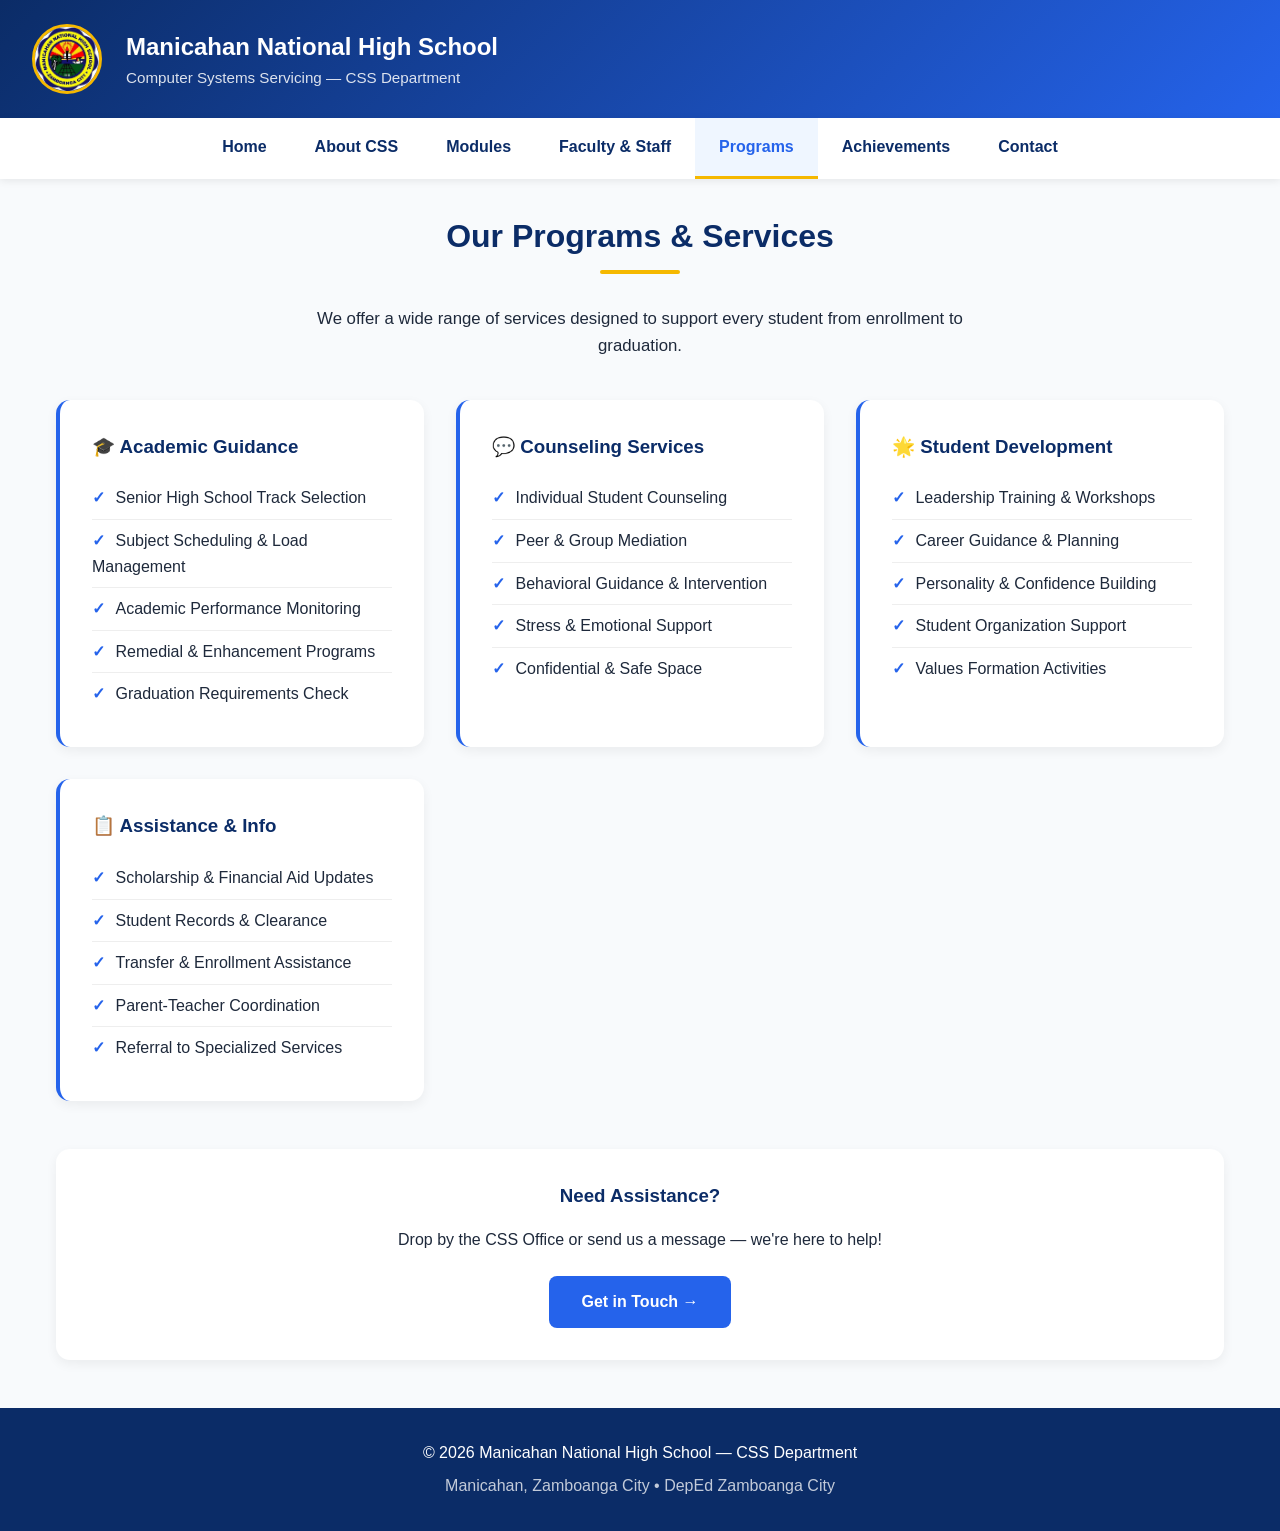
<file: programs.html>
<!DOCTYPE html>
<html lang="en">
<head>
    <meta charset="UTF-8">
    <meta name="viewport" content="width=device-width, initial-scale=1.0">
    <title>Programs — CSS Department</title>
    <link rel="stylesheet" href="style.css">
    <style>
        .program-grid {
            display: grid;
            grid-template-columns: repeat(auto-fit, minmax(300px, 1fr));
            gap: 2rem;
        }
        .program-card {
            background: white;
            padding: 2rem;
            border-radius: 14px;
            box-shadow: 0 4px 12px rgba(0,0,0,0.06);
            border-left: 4px solid var(--sky);
            transition: transform 0.3s;
        }
        .program-card:hover { transform: translateY(-5px); }
        .program-card h3 { color: var(--navy); margin-bottom: 1rem; }
        .program-card ul { list-style: none; margin-top: 1rem; }
        .program-card li { padding: 0.5rem 0; border-bottom: 1px solid #eee; }
        .program-card li:last-child { border-bottom: none; }
        .program-card li::before { content: "✓ "; color: var(--sky); font-weight: bold; margin-right: 6px; }
    </style>
</head>
<body>

<header>
    <img src="logo.jpg" alt="School Logo" class="logo">
    <div class="brand">
        <h1>Manicahan National High School</h1>
        <p>Computer Systems Servicing — CSS Department</p>
    </div>
</header>

<nav>
    <ul>
        <li><a href="index.html">Home</a></li>
    <li><a href="about.html">About CSS</a></li>
    <li><a href="modules.html">Modules</a></li>   <!-- ✅ ADD THIS LINE -->
    <li><a href="faculty.html">Faculty & Staff</a></li>
    <li><a href="programs.html" class="active">Programs</a></li>
    <li><a href="achievements.html">Achievements</a></li>
    <li><a href="contact.html">Contact</a></li>
    	</ul>
</nav>

<div class="container">
    <h2 class="page-title">Our Programs & Services</h2>

    <p style="text-align: center; max-width: 700px; margin: 0 auto 2.5rem; font-size: 1.05rem;">
        We offer a wide range of services designed to support every student from enrollment to graduation.
    </p>

    <div class="program-grid">
        <div class="program-card">
            <h3>🎓 Academic Guidance</h3>
            <ul>
                <li>Senior High School Track Selection</li>
                <li>Subject Scheduling & Load Management</li>
                <li>Academic Performance Monitoring</li>
                <li>Remedial & Enhancement Programs</li>
                <li>Graduation Requirements Check</li>
            </ul>
        </div>

        <div class="program-card">
            <h3>💬 Counseling Services</h3>
            <ul>
                <li>Individual Student Counseling</li>
                <li>Peer & Group Mediation</li>
                <li>Behavioral Guidance & Intervention</li>
                <li>Stress & Emotional Support</li>
                <li>Confidential & Safe Space</li>
            </ul>
        </div>

        <div class="program-card">
            <h3>🌟 Student Development</h3>
            <ul>
                <li>Leadership Training & Workshops</li>
                <li>Career Guidance & Planning</li>
                <li>Personality & Confidence Building</li>
                <li>Student Organization Support</li>
                <li>Values Formation Activities</li>
            </ul>
        </div>

        <div class="program-card">
            <h3>📋 Assistance & Info</h3>
            <ul>
                <li>Scholarship & Financial Aid Updates</li>
                <li>Student Records & Clearance</li>
                <li>Transfer & Enrollment Assistance</li>
                <li>Parent-Teacher Coordination</li>
                <li>Referral to Specialized Services</li>
            </ul>
        </div>
    </div>

    <div class="card" style="text-align: center; margin-top: 3rem;">
        <h3 style="color: var(--navy); margin-bottom: 1rem;">Need Assistance?</h3>
        <p style="margin-bottom: 1.5rem;">Drop by the CSS Office or send us a message — we're here to help!</p>
        <a href="contact.html" class="btn">Get in Touch →</a>
    </div>
</div>

<footer>
    <p>© 2026 Manicahan National High School — CSS Department</p>
    <p style="margin-top: 0.5rem; opacity: 0.75;">Manicahan, Zamboanga City • DepEd Zamboanga City</p>
</footer>

</body>
</html>
</file>
<file: style.css>
* { margin: 0; padding: 0; box-sizing: border-box; font-family: 'Segoe UI', Tahoma, Geneva, Verdana, sans-serif; }
:root {
    --navy: #0B2C67;
    --gold: #F5B800;
    --sky: #2563EB;
    --light: #EFF6FF;
    --dark: #1E293B;
    --accent: #F97316;
}

body { background: #F8FAFC; color: var(--dark); line-height: 1.6; min-height: 100vh; }
a { text-decoration: none; color: inherit; }
ul { list-style: none; }

/* Header */
header {
    background: linear-gradient(135deg, var(--navy), var(--sky));
    color: white;
    padding: 1.5rem 2rem;
    display: flex;
    align-items: center;
    gap: 1.5rem;
    flex-wrap: wrap;
}
.logo { width: 70px; height: 70px; border-radius: 50%; border: 3px solid var(--gold); object-fit: cover; }
.brand h1 { font-size: 1.5rem; }
.brand p { opacity: 0.85; font-size: 0.95rem; }

/* Navigation */
nav {
    background: white;
    box-shadow: 0 2px 8px rgba(0,0,0,0.08);
    position: sticky;
    top: 0;
    z-index: 100;
}
nav ul {
    display: flex;
    justify-content: center;
    flex-wrap: wrap;
}
nav a {
    display: block;
    padding: 1rem 1.5rem;
    font-weight: 600;
    color: var(--navy);
    border-bottom: 3px solid transparent;
    transition: all 0.3s ease;
}
nav a:hover, nav a.active {
    color: var(--sky);
    border-bottom-color: var(--gold);
    background: var(--light);
}

/* Container */
.container { max-width: 1200px; margin: 2rem auto; padding: 0 1rem; }
.card {
    background: white;
    border-radius: 14px;
    box-shadow: 0 4px 12px rgba(0,0,0,0.06);
    padding: 2rem;
    margin-bottom: 2rem;
}
.page-title {
    text-align: center;
    color: var(--navy);
    font-size: 2rem;
    margin-bottom: 2rem;
    position: relative;
}
.page-title::after {
    content: '';
    display: block;
    width: 80px;
    height: 4px;
    background: var(--gold);
    margin: 0.5rem auto 0;
    border-radius: 2px;
}
.btn {
    display: inline-block;
    background: var(--sky);
    color: white;
    padding: 0.8rem 2rem;
    border-radius: 8px;
    font-weight: 600;
    transition: transform 0.3s, box-shadow 0.3s;
}
.btn:hover {
    transform: translateY(-3px);
    box-shadow: 0 6px 16px rgba(37, 99, 235, 0.3);
}
.btn-gold {
    background: var(--gold);
    color: var(--navy);
}
.btn-gold:hover {
    box-shadow: 0 6px 16px rgba(245, 184, 0, 0.35);
}

/* Footer */
footer {
    background: var(--navy);
    color: white;
    text-align: center;
    padding: 2rem;
    margin-top: 3rem;
}

/* Responsive */
@media (max-width: 768px) {
    header { justify-content: center; text-align: center; }
    nav a { padding: 0.8rem 1rem; font-size: 0.9rem; }
}

/* ——— MODULE CARDS DESIGN ——— */
.module-card {
    background: #fff;
    padding: 1.5rem;
    margin: 1.2rem 0;
    border-radius: 14px;
    box-shadow: 0 3px 12px rgba(128, 77, 229, 0.12);
    border-left: 4px solid #804DE5;
    transition: transform 0.2s ease;
}

.module-card:hover {
    transform: translateY(-3px);
    box-shadow: 0 5px 18px rgba(128, 77, 229, 0.18);
}

.module-card h3 {
    color: #804DE5;
    margin-bottom: 0.5rem;
}

.module-card p {
    color: #444;
    line-height: 1.6;
}
</file>
